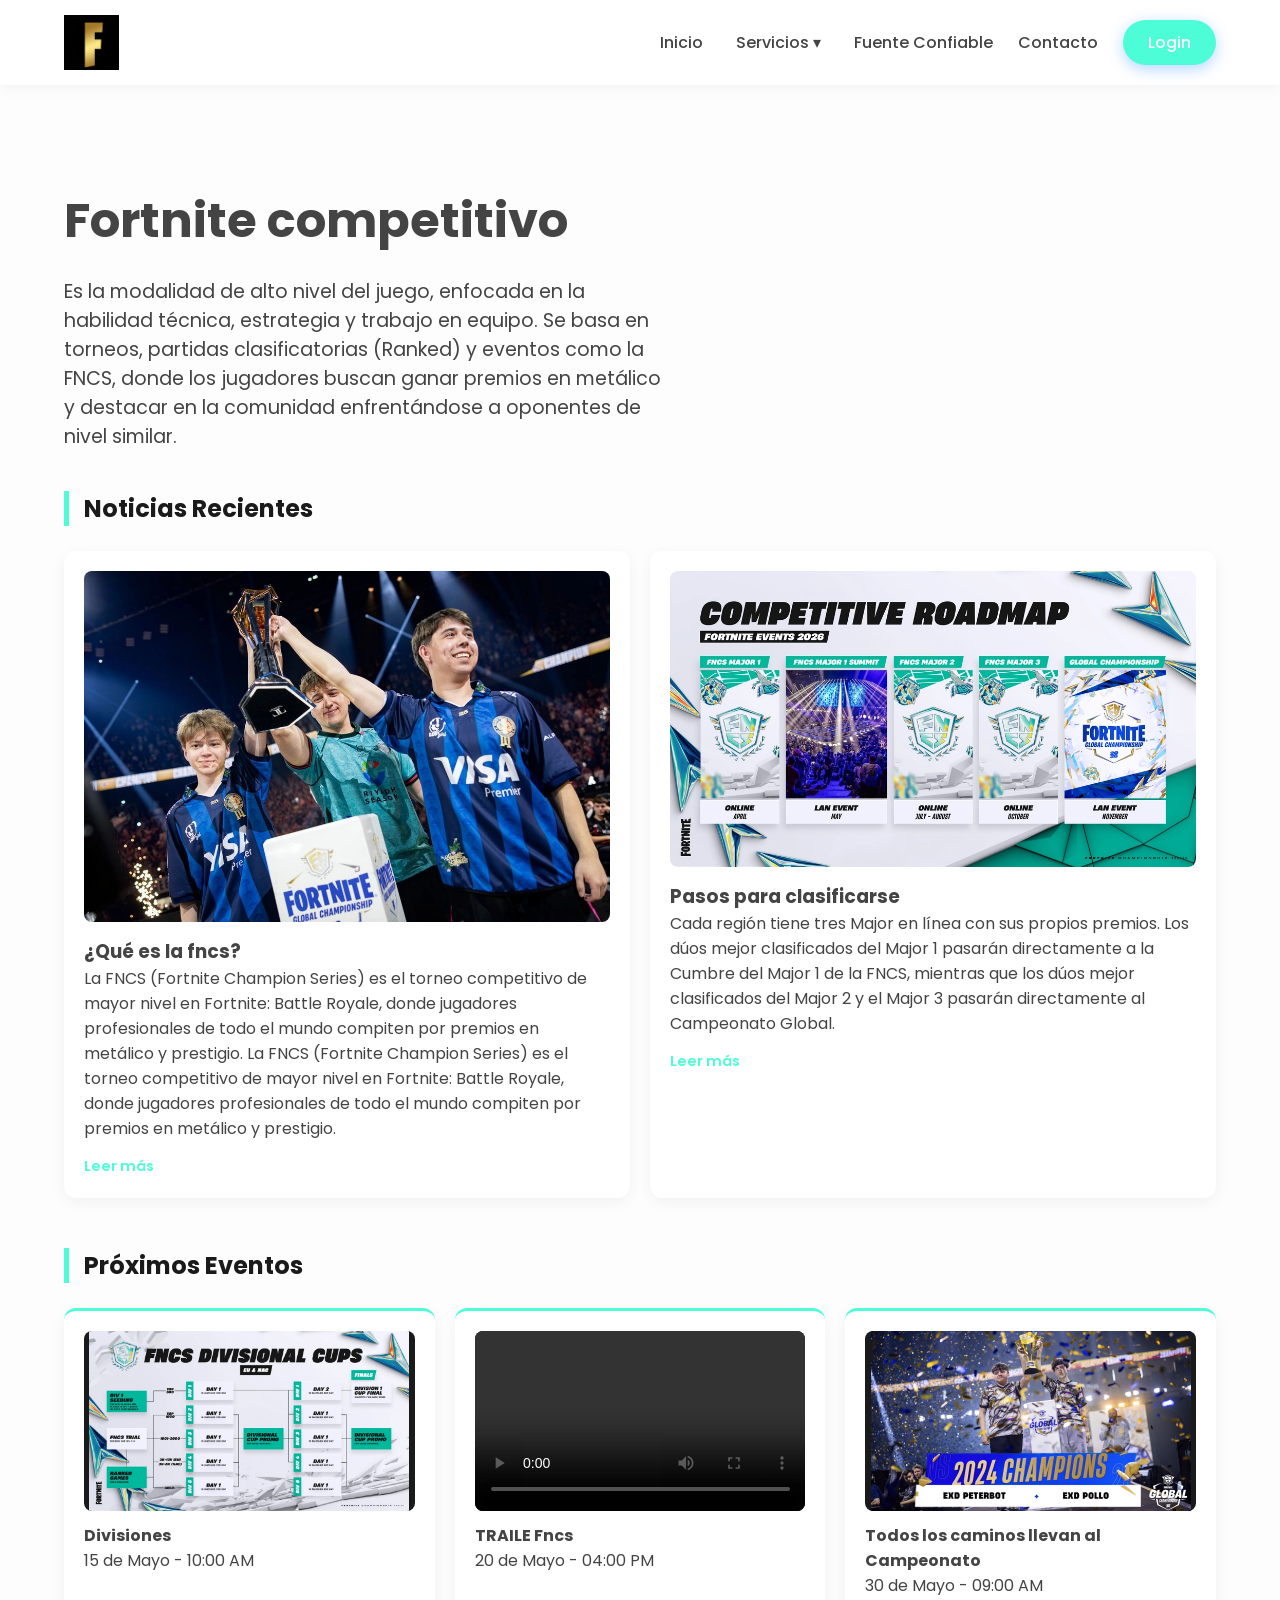
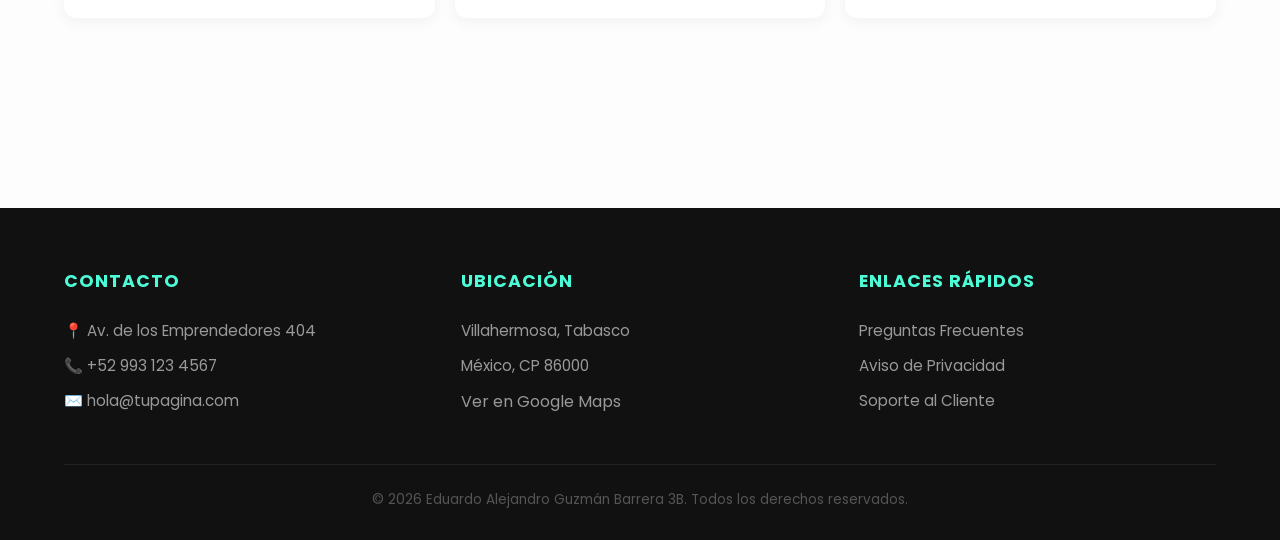
<file: index.html>
<!DOCTYPE html>
<html lang="es">
<head>
    <link rel="shortcut icon" href="img/GL.png" type="image/x-icon">
    <meta charset="UTF-8">
    <meta name="viewport" content="width=device-width, initial-scale=1.0">
    <title>Maquetación con divs (FORTNITE)</title>
        <!-- Google Fonts -->
    <link href="https://fonts.googleapis.com/css2?family=Poppins:wght@300;400;600&display=swap" rel="stylesheet">
    <link rel="stylesheet" href="estilos_maquetacion.css">
<link rel='stylesheet' href='https://cdn-uicons.flaticon.com/4.0.0/uicons-regular-rounded/css/uicons-regular-rounded.css'>
<link rel='stylesheet' href='https://cdn-uicons.flaticon.com/4.0.0/uicons-solid-rounded/css/uicons-solid-rounded.css'>
<link rel='stylesheet' href='https://cdn-uicons.flaticon.com/4.0.0/uicons-solid-rounded/css/uicons-solid-rounded.css'>
</head>
<body>

    <header>
        <div class="container">
            <div class="logo">
                <!-- COLOCA TU LOGO AQUÍ -->
                <a href="index.html">
                    <img src="img/FORT.jpg"  alt="logo">
                </a>
            </div>

            <nav>
                <ul class="nav-menu">
                    <li><a href="index.html"><i class="fi fi-rr-home-location-alt"></i>Inicio</a></li>
                    
                    <li class="dropdown">
                        <a href="#"><i class="fi fi-sr-customer-care"></i>Servicios ▾</a>
                        <ul class="dropdown-content">
                            <li><a href="#">Diseño Digital</a></li>
                            <li><a href="#">Páginas Web</a></li>
                            <li><a href="#">Mantenimiento y redes de cómputo</a></li>
                        </ul>
                    </li>
                   

                    <li><a href="https://www.fortnite.com/competitive/fncs-2026-overview?region=NAC"> <i class="fi fi-sr-blueprint"></i>Fuente Confiable</a></li>
                    <li><a href="#">Contacto</a></li>
                    <li><a href="login.html" class="btn-login">Login</a></li>
                </ul>
            </nav>
        </div>
    </header>

    <main class="container" style="padding: 100px 0;">
        <h1 style="font-size: 3rem; margin-bottom: 20px;">Fortnite competitivo</h1>
        <p style="font-size: 1.2rem; max-width: 600px;">Es la modalidad de alto nivel del juego, enfocada en la habilidad técnica, estrategia y trabajo en equipo. Se basa en torneos, partidas clasificatorias (Ranked) y eventos como la FNCS, donde los jugadores buscan ganar premios en metálico y destacar en la comunidad enfrentándose a oponentes de nivel similar.</p>
         <section class="seccion-info">
            
            <!-- FILA DE 2 CUADROS (Noticias Destacadas) -->
            <h2 class="titulo-seccion">Noticias Recientes</h2>
            <div class="contenedor-dos">
                <div class="cuadro cuadro-grande">
                    <div class="imagen-placeholder"><img src="img/FNCS WIII.webp" alt="fot"></div>
                    <h3>¿Qué es la fncs?</h3>
                    <p>La FNCS (Fortnite Champion Series) es el torneo competitivo de mayor nivel en Fortnite: Battle Royale, donde jugadores profesionales de todo el mundo compiten por premios en metálico y prestigio. La FNCS (Fortnite Champion Series) es el torneo competitivo de mayor nivel en Fortnite: Battle Royale, donde jugadores profesionales de todo el mundo compiten por premios en metálico y prestigio.</p>
                    <a href="#" class="leer-mas">Leer más</a>
                </div>
                <div class="cuadro cuadro-grande">
                    <div class="imagen-placeholder"><img src="img/FN26_Roadmap_1920x1080.webp" alt=""></div>
                    <h3>Pasos para clasificarse</h3>
                    <p>Cada región tiene tres Major en línea con sus propios premios. Los dúos mejor clasificados del Major 1 pasarán directamente a la Cumbre del Major 1 de la FNCS, mientras que los dúos mejor clasificados del Major 2 y el Major 3 pasarán directamente al Campeonato Global.</p>
                    
                    <a href="#" class="leer-mas">Leer más</a>
                </div>
            </div>

            <!-- FILA DE 3 CUADROS (Eventos o Info Rápida) -->
            <h2 class="titulo-seccion">Próximos Eventos</h2>
            <div class="contenedor-tres">
    <!-- Cuadro con Imagen -->
    <div class="cuadro cuadro-pequeno">
        <div class="media-container">
        <img src="img/FN26_5_Division_Cups_1920x1080.webp" alt="fn">
        </div>
        <h4>Divisiones</h4>
        <p>15 de Mayo - 10:00 AM</p>
    </div>

    <!-- Cuadro con Video -->
    <div class="cuadro cuadro-pequeno">
        <div class="media-container">
            <video controls>
                <source src="FNCS MAJOR 1 TRAILER _ FORTNITE COMPETITIVE 2026.mp4" type="video/mp4">
                Tu navegador no soporta videos.
            </video>
        </div>
        <h4>TRAILE Fncs</h4>
        <p>20 de Mayo - 04:00 PM</p>
    </div>

    <!-- Cuadro con Info Rápida (Solo texto si quieres) -->
    <div class="cuadro cuadro-pequeno">
        <div class="media-container">
            <img src="img/fncs win.jpg" alt="Evento">
        </div>
        <h4>Todos los caminos llevan al Campeonato</h4>
        <p>30 de Mayo - 09:00 AM</p>
    </div>
</div>
</section>
        
    </main>

    <footer>
        <div class="container">
            <div class="footer-grid">
                <div class="footer-col">
                    <h4>Contacto</h4>
                    <p>📍 Av. de los Emprendedores 404</p>
                    <p>📞 +52 993 123 4567</p>
                    <p>✉️ hola@tupagina.com</p>
                </div>
                <div class="footer-col">
                    <h4>Ubicación</h4>
                    <p>Villahermosa, Tabasco</p>
                    <p>México, CP 86000</p>
                    <a href="#">Ver en Google Maps</a>
                </div>
                <div class="footer-col">
                    <h4>Enlaces Rápidos</h4>
                    <ul>
                        <li><a href="#">Preguntas Frecuentes</a></li>
                        <li><a href="#">Aviso de Privacidad</a></li>
                        <li><a href="#">Soporte al Cliente</a></li>
                    </ul>
                </div>
            </div>
            <div class="footer-bottom">
                &copy; 2026 Eduardo Alejandro Guzmán Barrera 3B. Todos los derechos reservados.
            </div>
        </div>
    </footer>

</body>
</html>
</file>
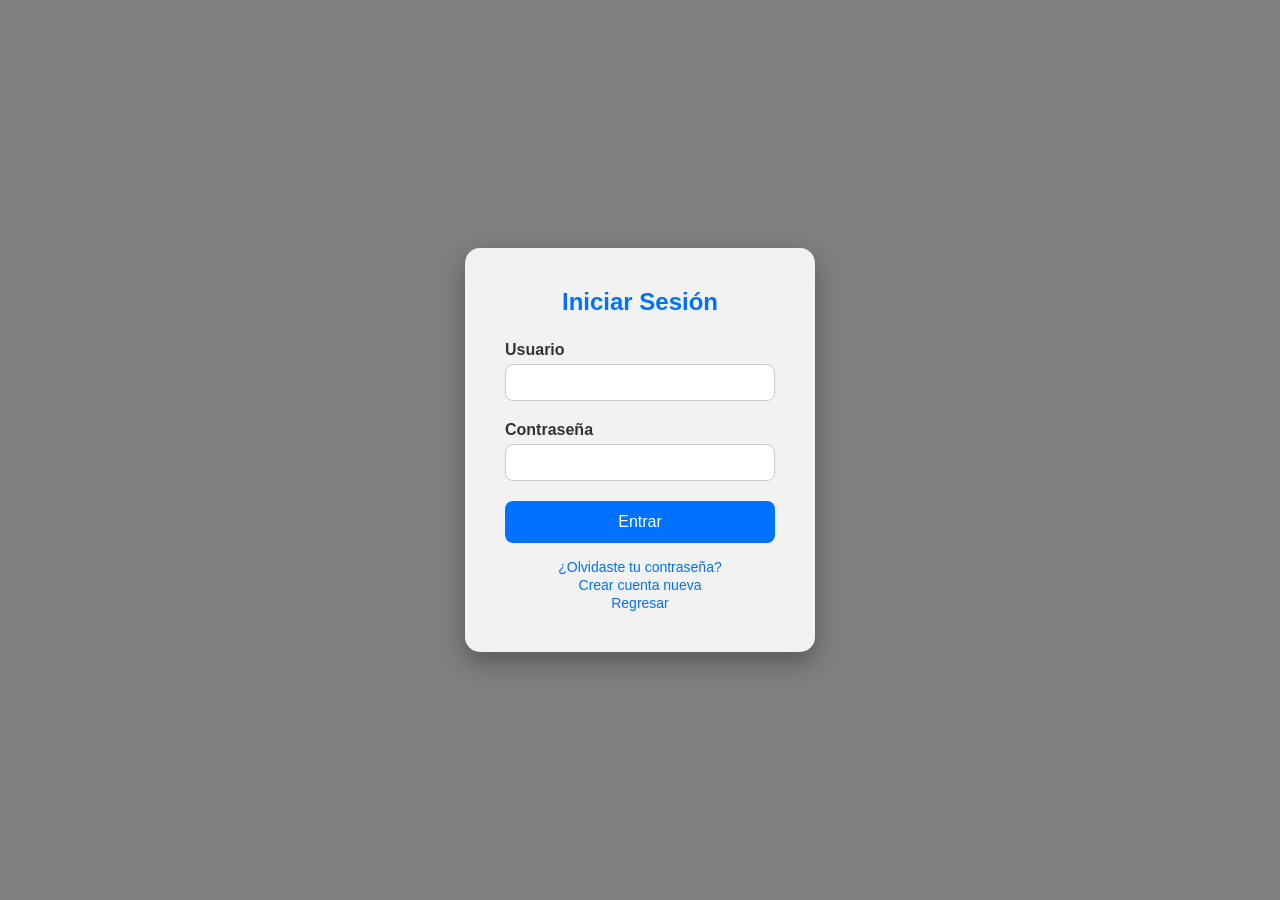
<file: login.html>
<!DOCTYPE html>
<html lang="es">
<head>
  <meta charset="UTF-8" />
  <meta name="viewport" content="width=device-width, initial-scale=1.0"/>
  <title>Iniciar Sesión</title>
<link rel="stylesheet" href="Estilos.css">
 
</head>
<body>
  <div class="login-box">
    <h2>Iniciar Sesión</h2>
    <form action="#" method="post" id="formularioLogin">
      <label for="usuario">Usuario</label>
      <input type="text" id="usuario" name="usuario" required />

      <label for="contrasena">Contraseña</label>
      <input type="password" id="contrasena" name="contrasena" required />

      <input type="submit" value="Entrar" />
    </form>
    <div class="extra">
      <p><a href="#">¿Olvidaste tu contraseña?</a></p>
      <p><a href="#">Crear cuenta nueva</a></p>
      <p><a href="index.html">Regresar</a></p>
    </div>
  </div>
  <script type="text/javascript" src="login.js"></script>
</body>
</html>
</file>
<file: estilos_maquetacion.css>
/* --- 1. VARIABLES --- */
:root {
    --color-primario: #4dfdd7; /* Color principal (azul) */
    --color-oscuro: #1a1a1a; /* Color oscuro para textos fuertes */
    --color-texto: #444; /* Color general del texto */
    --blanco: #ffffff; /* Color blanco */
    --sombra: 0 10px 30px rgba(0,0,0,0.1); /* Sombra suave */
    --transicion: all 0.4s cubic-bezier(0.165, 0.84, 0.44, 1); /* Animación suave */
}

/* Reset básico para quitar márgenes por defecto */
* {
    margin: 0;
    padding: 0;
    box-sizing: border-box; /* Evita que el padding rompa tamaños */
}

/* Configuración general del body */
body {
    font-family: 'Poppins', sans-serif; /* Fuente */
    background-color: #fdfdfd; /* Fondo claro */
    color: var(--color-texto); /* Color del texto */
    display: flex;
    flex-direction: column;
    min-height: 100vh; /* Para que el footer quede abajo */
}

/* Contenedor centrado */
.container {
    width: 90%;
    max-width: 1200px; /* Ancho máximo */
    margin: 0 auto; /* Centrar */
}

/* --- 2. HEADER Y LOGO --- */
header {
    background: var(--blanco); /* Fondo blanco */
    padding: 15px 0;
    box-shadow: 0 2px 15px rgba(0,0,0,0.05); /* Sombra ligera */
    position: sticky; /* Se queda fijo arriba */
    top: 0;
    z-index: 1000; /* Siempre encima */
}

/* Alinea logo y menú */
header .container {
    display: flex;
    justify-content: space-between;
    align-items: center;
}

/* CONFIGURACIÓN DEL LOGO */
.logo img {
    height: 55px; /* Tamaño del logo */
    width: auto;
    display: block;
}

/* --- 3. NAVEGACIÓN Y MENÚ --- */
.nav-menu {
    display: flex; /* Menú en fila */
    list-style: none; /* Quita viñetas */
    align-items: center;
}

/* Separación entre opciones */
.nav-menu > li {
    margin-left: 25px;
    position: relative; /* Necesario para submenú */
}

/* Estilo de enlaces */
.nav-menu a {
    text-decoration: none;
    color: var(--color-oscuro);
    font-weight: 500;
    padding: 10px 0;
    transition: var(--transicion);
    display: block;

    /* Permite alinear iconos con texto */
    display: inline-flex; 
    align-items: center; 
    gap: 8px; 
    text-decoration: none; 
    color: inherit;
}

/* Línea animada debajo del menú */
.nav-menu > li > a::after {
    content: '';
    position: absolute;
    width: 0; /* Empieza invisible */
    height: 2px;
    bottom: 0;
    left: 0;
    background-color: var(--color-primario);
    transition: var(--transicion);
}

/* Cuando pasas el mouse aparece la línea */
.nav-menu > li:hover > a::after {
    width: 100%;
}

/* Cambio de color al pasar el mouse */
.nav-menu a:hover {
    color: var(--color-primario);
}

/* --- 4. SUBMENÚ DESPLEGABLE --- */
.dropdown-content {
    position: absolute;
    top: 120%; /* Debajo del menú */
    left: -20px;
    background: var(--blanco);
    min-width: 220px;
    padding: 15px 0;
    list-style: none;
    border-radius: 12px; /* Bordes redondeados */
    box-shadow: var(--sombra);

    /* Oculto por defecto */
    opacity: 0;
    visibility: hidden;
    transform: translateY(20px); /* Baja un poco */
    transition: var(--transicion);
}

/* Mostrar el submenú al pasar el mouse */
.dropdown:hover .dropdown-content {
    opacity: 1;
    visibility: visible;
    transform: translateY(0);
}

/* Estilo de opciones del submenú */
.dropdown-content li a {
    padding: 12px 25px;
    font-size: 0.9rem;
    color: var(--color-texto);
    font-weight: 400;
}

/* Hover en submenú */
.dropdown-content li a:hover {
    background-color: #f8faff;
    color: var(--color-primario);
    padding-left: 30px; /* Se mueve a la derecha */
}

/* Botón Login resaltado */
.btn-login {
    background-color: var(--color-primario);
    color: var(--blanco) !important;
    padding: 10px 25px !important;
    border-radius: 50px; /* Forma redonda */
    box-shadow: 0 4px 15px rgba(0, 123, 255, 0.3);
}

/* Efecto hover del botón */
.btn-login:hover {
    transform: translateY(-2px); /* Se levanta */
    box-shadow: 0 6px 20px rgba(0, 123, 255, 0.4);
}

/* --- 5. RESPONSIVE --- */
@media (max-width: 850px) {

    /* Header en columna */
    header .container {
        flex-direction: column;
        gap: 20px;
    }

    /* Menú se adapta */
    .nav-menu {
        flex-wrap: wrap;
        justify-content: center;
    }

    .nav-menu li {
        margin: 5px 15px;
    }

    /* Submenú en móvil */
    .dropdown-content {
        position: static; /* Ya no flotante */
        box-shadow: none;
        opacity: 1;
        visibility: visible;
        transform: none;
        display: none; /* Oculto */
        background: #f1f1f1;
    }

    /* Mostrar al hacer hover */
    .dropdown:hover .dropdown-content {
        display: block;
    }
}

/* --- 6. FOOTER 3 COLUMNAS --- */
footer {
    background: #111;
    color: #fff;
    padding: 60px 0 30px;
    margin-top: auto; /* Empuja el footer abajo */
}

/* Grid para dividir en columnas */
.footer-grid {
    display: grid;
    grid-template-columns: repeat(auto-fit, minmax(250px, 1fr)); /* Responsive */
    gap: 40px;
    margin-bottom: 40px;
}

/* Títulos del footer */
.footer-col h4 {
    color: var(--color-primario);
    margin-bottom: 25px;
    font-size: 1.1rem;
    text-transform: uppercase;
    letter-spacing: 1px;
}

/* Texto del footer */
.footer-col p, .footer-col li {
    color: #999;
    font-size: 0.95rem;
    margin-bottom: 12px;
}

/* Quita viñetas */
.footer-col ul { 
    list-style: none; 
}

/* Enlaces del footer */
.footer-col a {
    color: #999;
    text-decoration: none;
    transition: var(--transicion);
}

/* Hover enlaces */
.footer-col a:hover {
    color: var(--blanco);
}

/* Parte inferior del footer */
.footer-bottom {
    text-align: center;
    border-top: 1px solid #222;
    padding-top: 25px;
    color: #555;
    font-size: 0.85rem;
}
       


   /* ESTILOS CSS PARA ESTA SECCIÓN (Agrégalos a tu bloque <style>) */

    .seccion-info {
        padding: 40px 0;
    }

    .titulo-seccion {
        margin-bottom: 25px;
        color: var(--color-oscuro);
        border-left: 5px solid var(--color-primario);
        padding-left: 15px;
    }

    /* Contenedores Flexbox */
    .contenedor-dos, .contenedor-tres {
        display: flex;
        gap: 20px;
        flex-wrap: wrap; /* Para que sea responsivo */
        margin-bottom: 50px;
    }

    /* Estilo base de los cuadros */
    .cuadro {
        background: var(--blanco);
        border-radius: 12px;
        padding: 20px;
        box-shadow: 0 4px 15px rgba(0,0,0,0.05);
        transition: transform 0.3s ease;
    }

    .cuadro:hover {
        transform: translateY(-5px);
    }

    /* Tamaños específicos */
    .cuadro-grande {
        flex: 1 1 calc(50% - 20px); /* 2 cuadros por fila */
        min-width: 300px;
    }

    .cuadro-pequeno {
        flex: 1 1 calc(33.33% - 20px); /* 3 cuadros por fila */
        min-width: 250px;
        border-top: 3px solid var(--color-primario);
        align-items: center;
    }
.imagen-placeholder {
    width: 100%;
    height: auto;       /* Ya no obligamos a que mida 200px */
    overflow: hidden;
    border-radius: 8px;
    margin-bottom: 15px;
}

.imagen-placeholder img {
    width: 100%;        /* Ocupa todo el ancho disponible */
    height: auto;       /* Mantiene su proporción natural */
    display: block;
}
  
    /* Elementos internos 
    .imagen-placeholder {
        background: #eee;
        height: 150px;
        display: flex;
        align-items: center;
        justify-content: center;
        border-radius: 8px;
        margin-bottom: 15px;
        color: #888;
    }*/

    .leer-mas {
        display: inline-block;
        margin-top: 15px;
        color: var(--color-primario);
        text-decoration: none;
        font-weight: 600;
        font-size: 0.9rem;
    }
    /* Contenedor universal para fotos y videos */
.media-container {
    width: 100%;
    height: 180px;         /* Altura fija para que los 3 cuadros estén parejos */
    background-color: #1a1a1a; /* Fondo oscuro para resaltar el contenido */
    display: flex;
    align-items: center;
    justify-content: center;
    border-radius: 8px;
    margin-bottom: 12px;
    overflow: hidden;
}

/* Ajuste para que se vea TODO (Imagen) */
.media-container img {
    max-width: 100%;
    max-height: 100%;
    object-fit: contain;   /* ESTA ES LA CLAVE: No corta nada */
}

/* Ajuste para que se vea TODO (Video) */
.media-container video {
    width: 100%;
    height: 100%;
    object-fit: contain;   /* ESTA ES LA CLAVE: Muestra el video completo */
    outline: none;
}
</file>
<file: Estilos.css>
/* Elimina márgenes y rellenos por defecto y ajusta el modelo de caja */
    * {
      box-sizing: border-box;
      margin: 0;
      padding: 0;
    }

    /* Estilos generales del cuerpo de la página */
    body {
      font-family: 'Segoe UI', Tahoma, Geneva, Verdana, sans-serif; /* Fuente moderna y legible */
      height: 100vh; /* Altura completa de la ventana */
      background: url('https://cdn.myportfolio.com/da50659450b1032f4a2a1db6854796c5/8c53e9bb-95a3-4138-bf5d-f655c0453731_rw_1200.gif?h=fb95534976e4f7e94bfd77f1e630a635') 
        no-repeat center center fixed; /* Imagen de fondo centrada y fija */
      background-size: cover; /* Ajusta la imagen para cubrir toda la pantalla */
      position: relative; /* Necesario para colocar la capa transparente encima */
    }

    /* Capa oscura semitransparente sobre el fondo */
    body::before {
      content: ""; /* Obligatorio para pseudoelemento */
      position: absolute; /* Cubre toda la pantalla */
      top: 0;
      left: 0;
      height: 100%;
      width: 100%;
      background-color: rgba(0, 0, 0, 0.5); /* Negro con opacidad del 50% */
      z-index: 0; /* Detrás del contenido principal */
    }

    /* Caja del formulario de login */
    .login-box {
      position: relative; /* Para situarse por encima de la capa oscura */
      z-index: 1; /* Encima de la capa transparente */
      background-color: rgba(255, 255, 255, 0.9); /* Blanco con opacidad (transparente) */
      padding: 40px; /* Espacio interior */
      border-radius: 15px; /* Bordes redondeados */
      box-shadow: 0 10px 25px rgba(0, 0, 0, 0.3); /* Sombra para efecto flotante */
      width: 100%;
      max-width: 350px; /* Ancho máximo */
      margin: auto; /* Centrado horizontal */
      top: 50%;
      transform: translateY(-50%); /* Centrado vertical */
    }

    /* Título del formulario */
    .login-box h2 {
      text-align: center;
      margin-bottom: 25px;
      color: #0072ff; /* Azul moderno */
    }

    /* Etiquetas de los campos */
    .login-box label {
      display: block;
      margin-bottom: 5px;
      font-weight: bold;
      color: #333;
    }

    /* Campos de texto */
    .login-box input[type="text"],
    .login-box input[type="password"] {
      width: 100%;
      padding: 10px;
      margin-bottom: 20px;
      border: 1px solid #ccc;
      border-radius: 8px;
      outline: none;
      transition: 0.3s ease; /* Suaviza efectos al enfocar */
    }

    /* Efecto al enfocar los campos */
    .login-box input[type="text"]:focus,
    .login-box input[type="password"]:focus {
      border-color: #0072ff; /* Borde azul al enfocar */
      box-shadow: 0 0 5px rgba(0, 114, 255, 0.3);
    }

    /* Botón de enviar */
    .login-box input[type="submit"] {
      width: 100%;
      padding: 12px;
      background-color: #0072ff; /* Azul moderno */
      color: white;
      border: none;
      border-radius: 8px;
      font-size: 16px;
      cursor: pointer;
      transition: background-color 0.3s ease;
    }

    /* Efecto al pasar el mouse sobre el botón */
    .login-box input[type="submit"]:hover {
      background-color: #005bb5; /* Azul más oscuro al pasar el cursor */
    }

    /* Estilos para enlaces adicionales */
    .login-box .extra {
      text-align: center;
      margin-top: 15px;
    }

    .login-box .extra a {
      text-decoration: none;
      color: #0072ff;
      font-size: 14px;
    }

    .login-box .extra a:hover {
      text-decoration: underline; /* Subrayado al pasar el cursor */
    }
</file>
